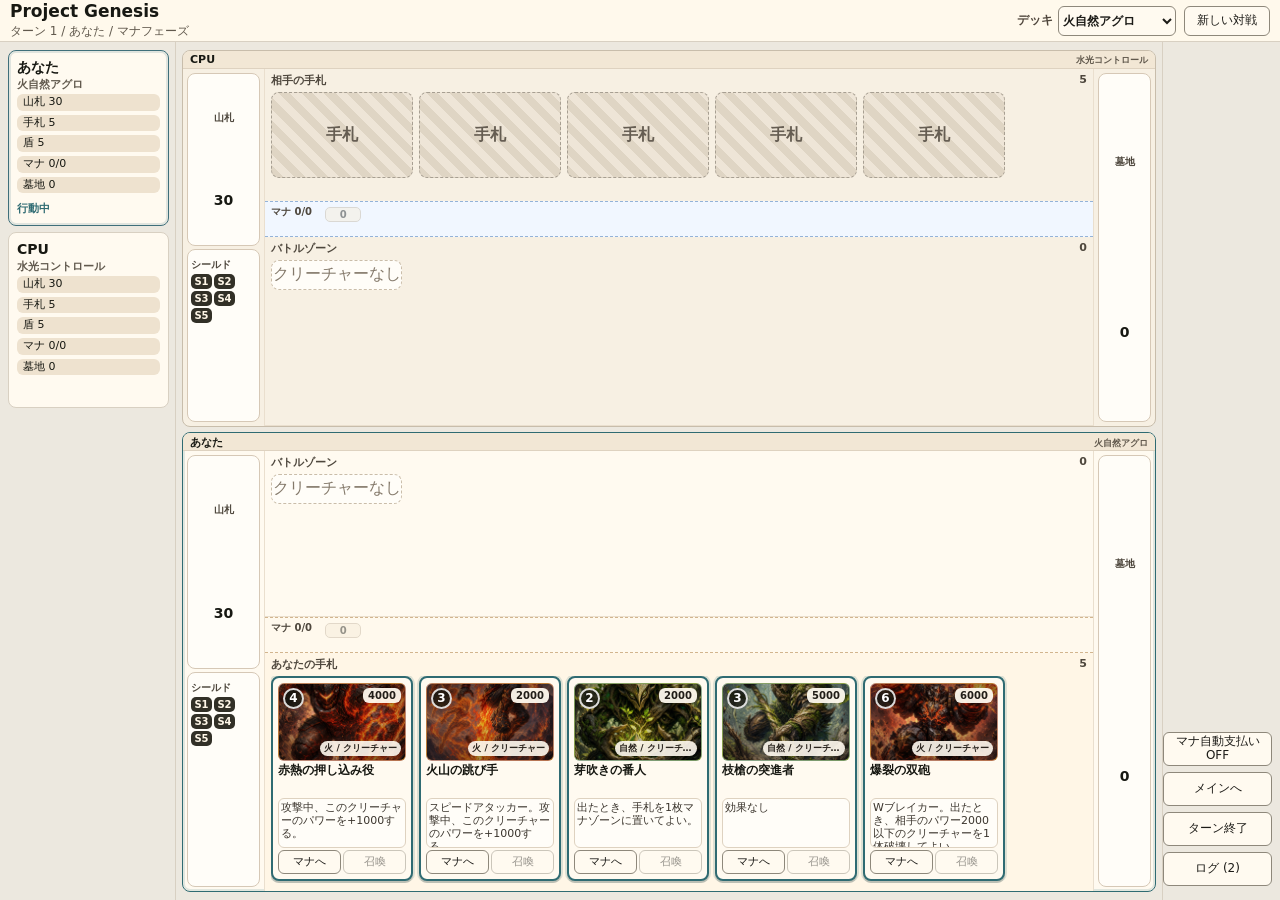
<file: app/index.html>
<!doctype html>
<html lang="ja">
  <head>
    <meta charset="utf-8" />
    <meta name="viewport" content="width=device-width, initial-scale=1" />
    <title>Project Genesis Prototype</title>
    <link rel="stylesheet" href="/app/styles.css" />
  </head>
  <body>
    <main class="app-shell">
      <header class="topbar">
        <div>
          <h1>Project Genesis</h1>
          <p id="game-status">読み込み中</p>
        </div>
        <div class="header-controls">
          <label>
            デッキ
            <select id="deck-select">
              <option value="0">火自然アグロ</option>
              <option value="1">水光コントロール</option>
              <option value="2">闇ミッドレンジ</option>
            </select>
          </label>
          <button id="new-game" class="header-action" type="button">新しい対戦</button>
        </div>
      </header>

      <section class="scoreboard" id="scoreboard"></section>

      <aside class="topbar-actions" aria-label="ゲーム操作">
        <button id="auto-pay" type="button" aria-pressed="false">マナ自動支払い OFF</button>
        <button id="next-phase" type="button">次のフェーズ</button>
        <button id="end-turn" type="button">ターン終了</button>
        <button id="expand-log" type="button">ログ</button>
      </aside>

      <section class="battlefield" id="battlefield"></section>
    </main>

    <dialog id="choice-dialog">
      <form method="dialog">
        <h2 id="choice-title">選択</h2>
        <div id="choice-list" class="choice-list"></div>
        <menu>
          <button value="cancel">キャンセル</button>
        </menu>
      </form>
    </dialog>

    <dialog id="log-dialog">
      <form method="dialog">
        <h2>ログ</h2>
        <ol id="full-game-log" class="full-game-log"></ol>
        <menu>
          <button id="clear-log" type="button">消す</button>
          <button value="close">閉じる</button>
        </menu>
      </form>
    </dialog>

    <script type="module" src="/app/app.js"></script>
  </body>
</html>
</file>
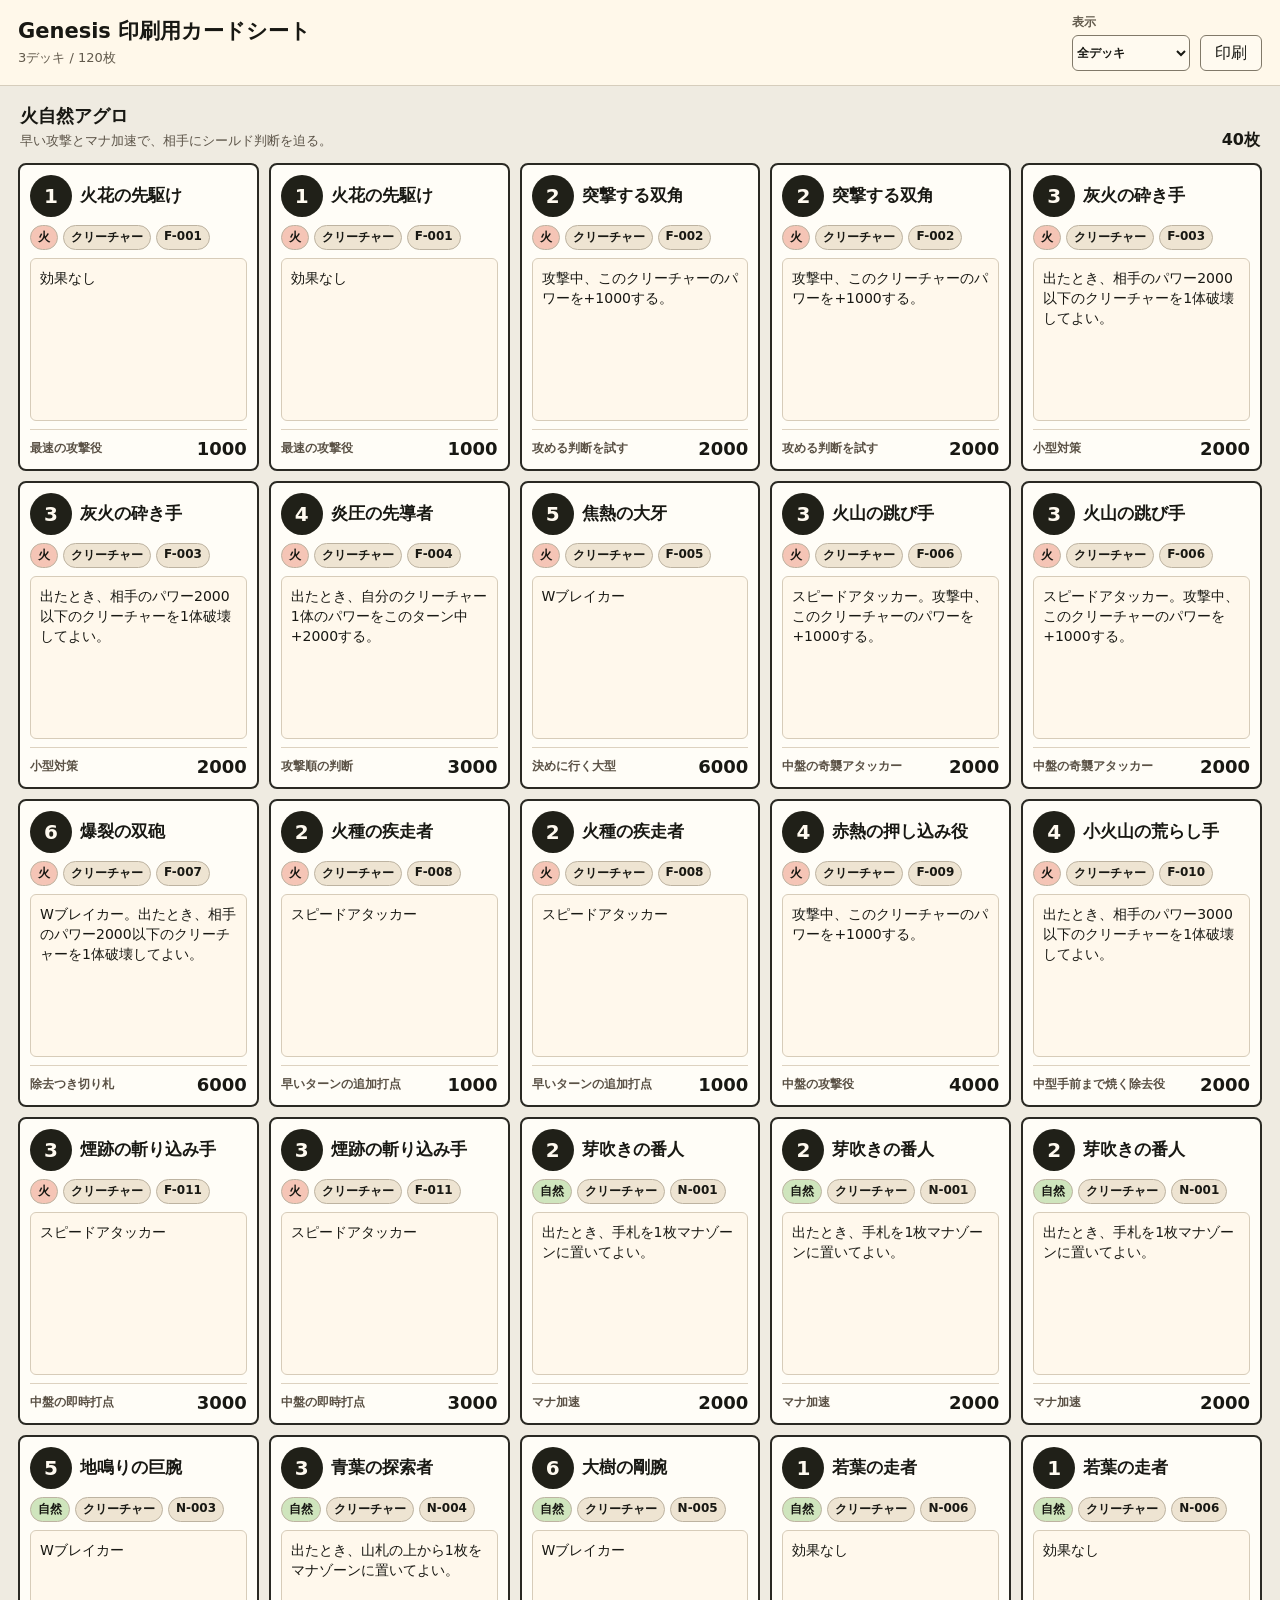
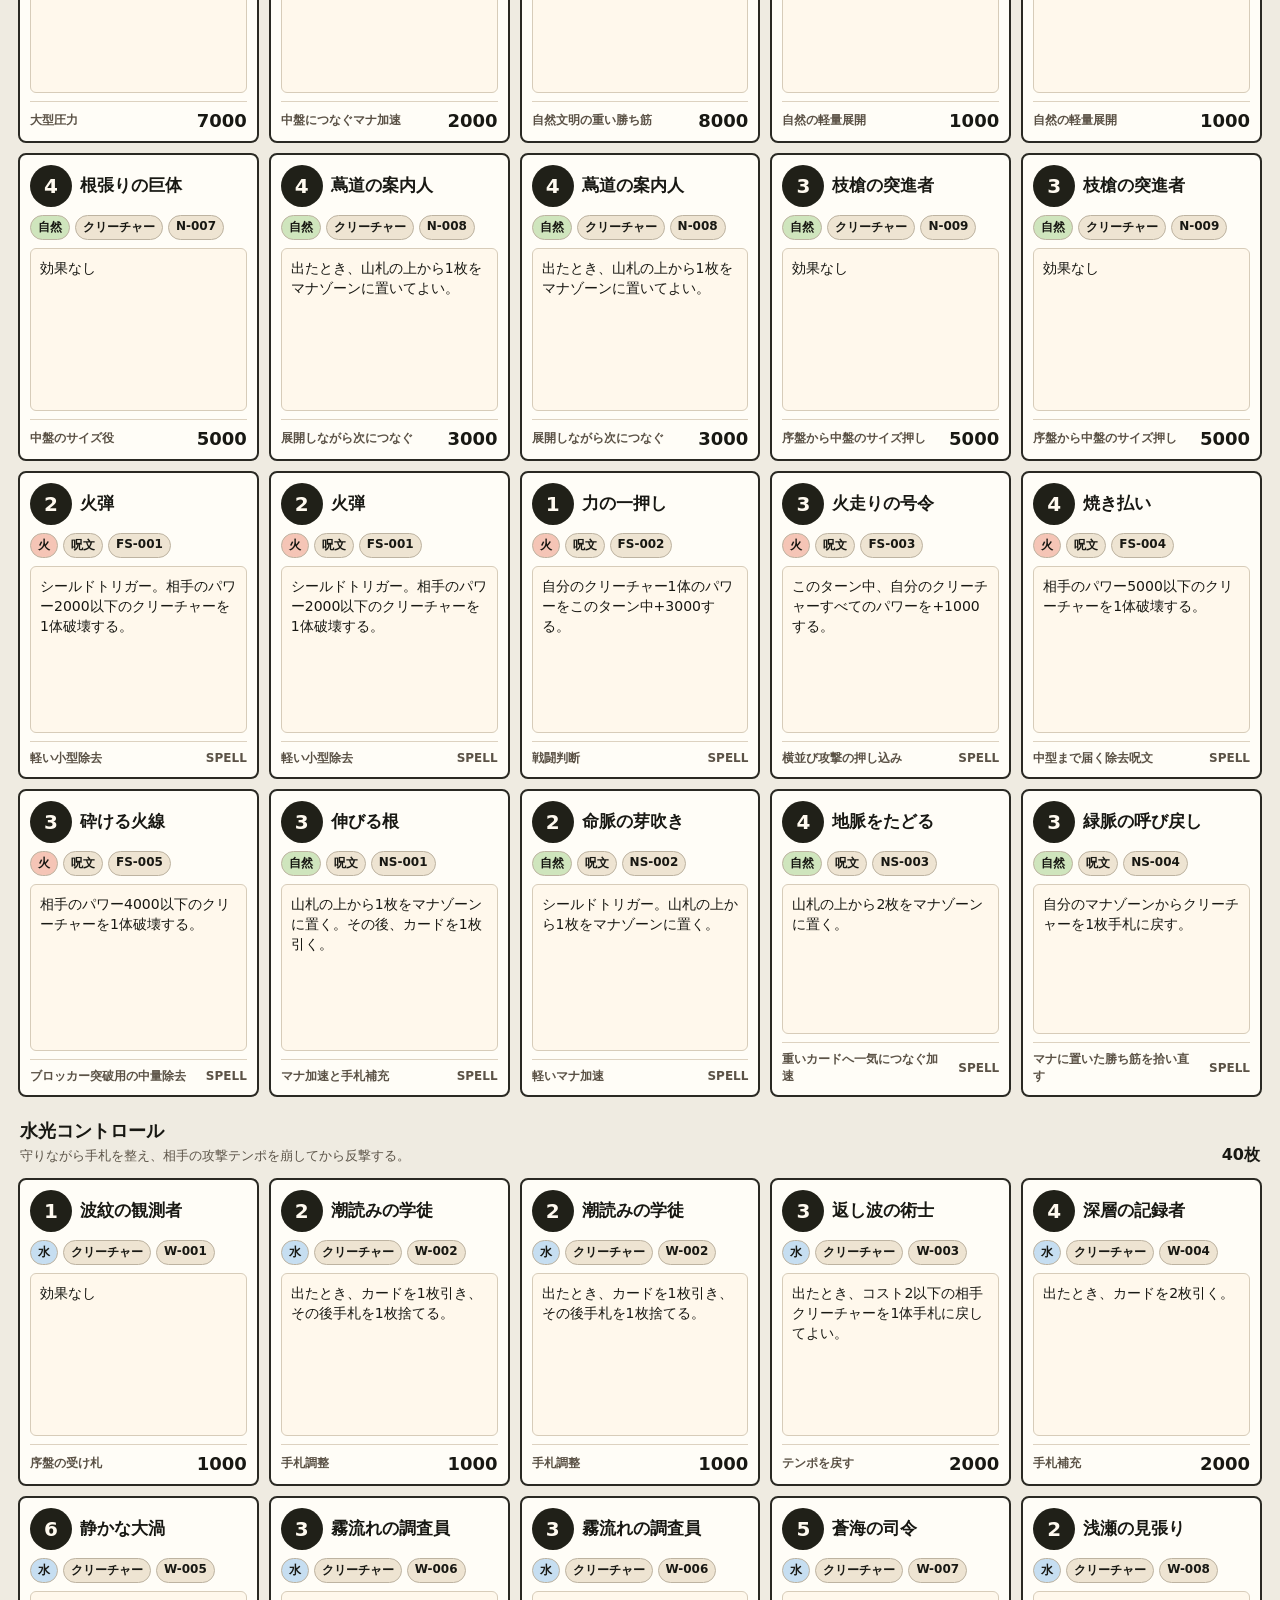
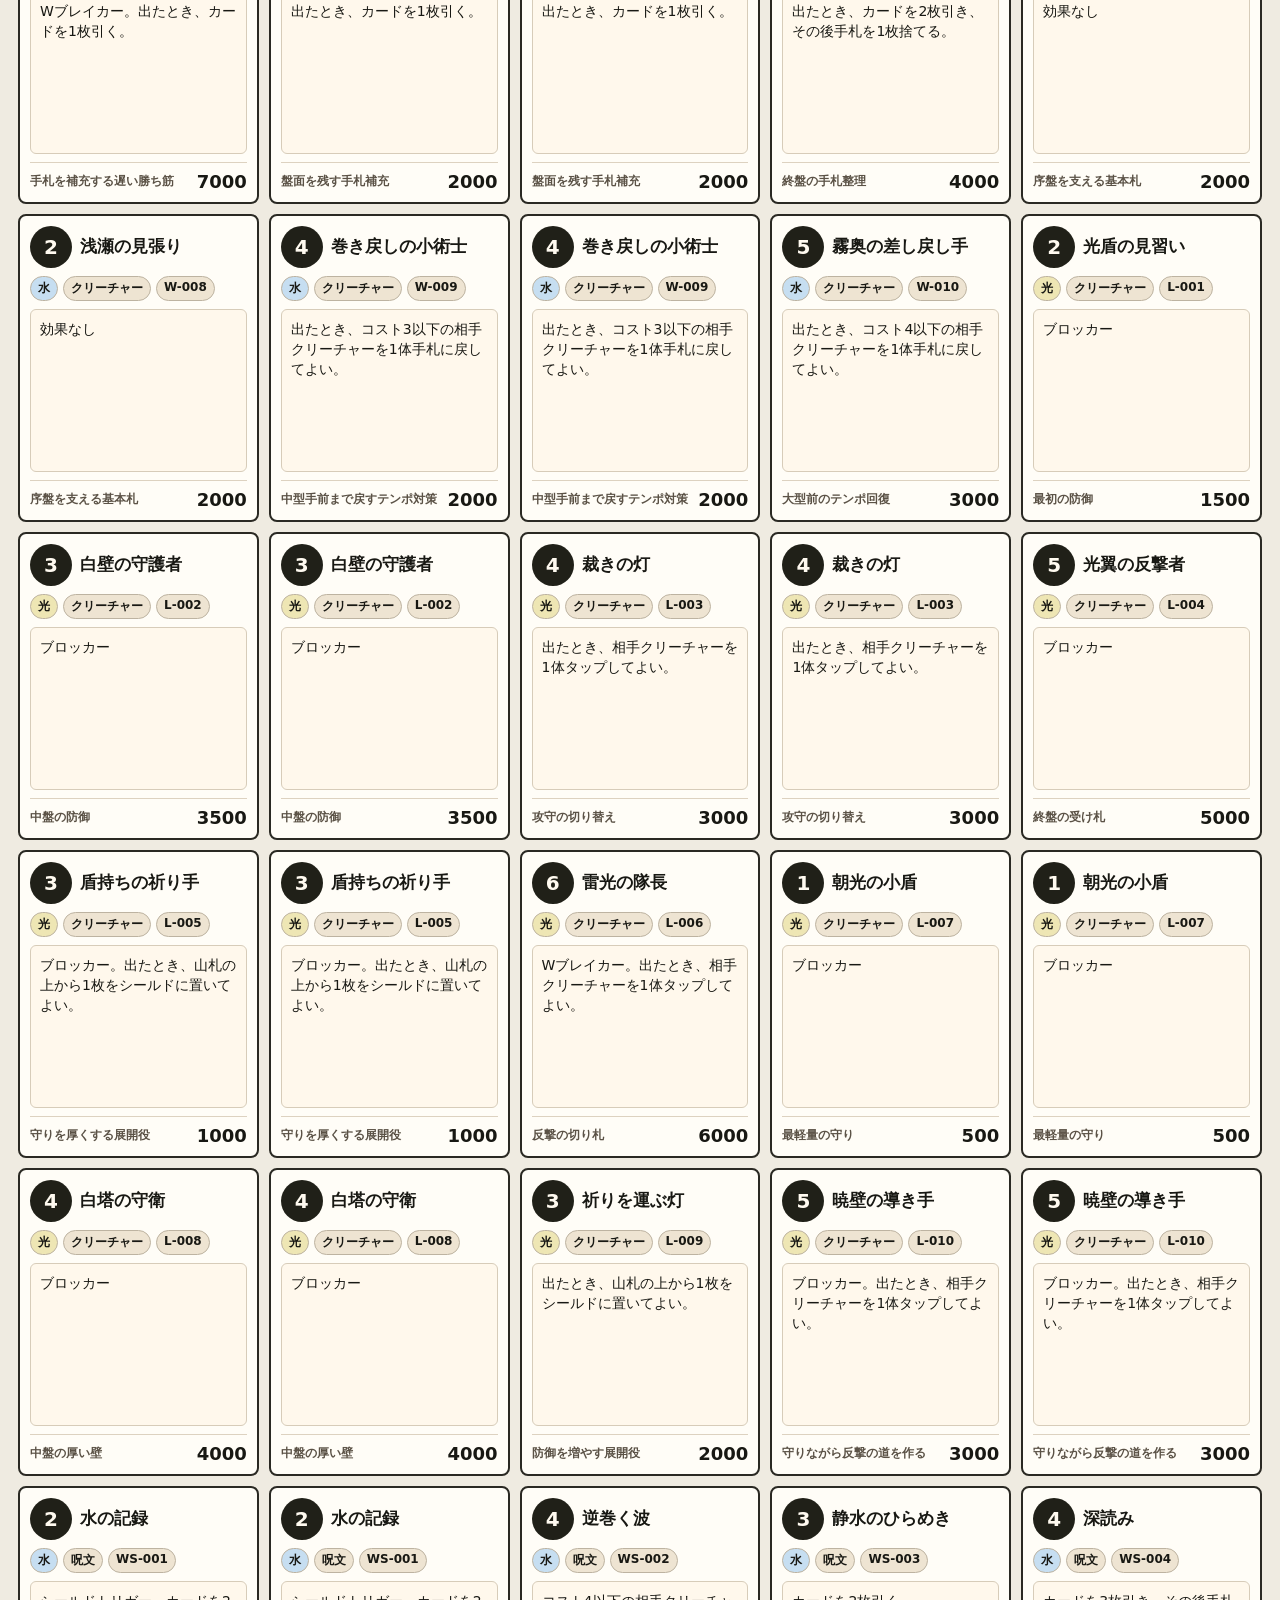
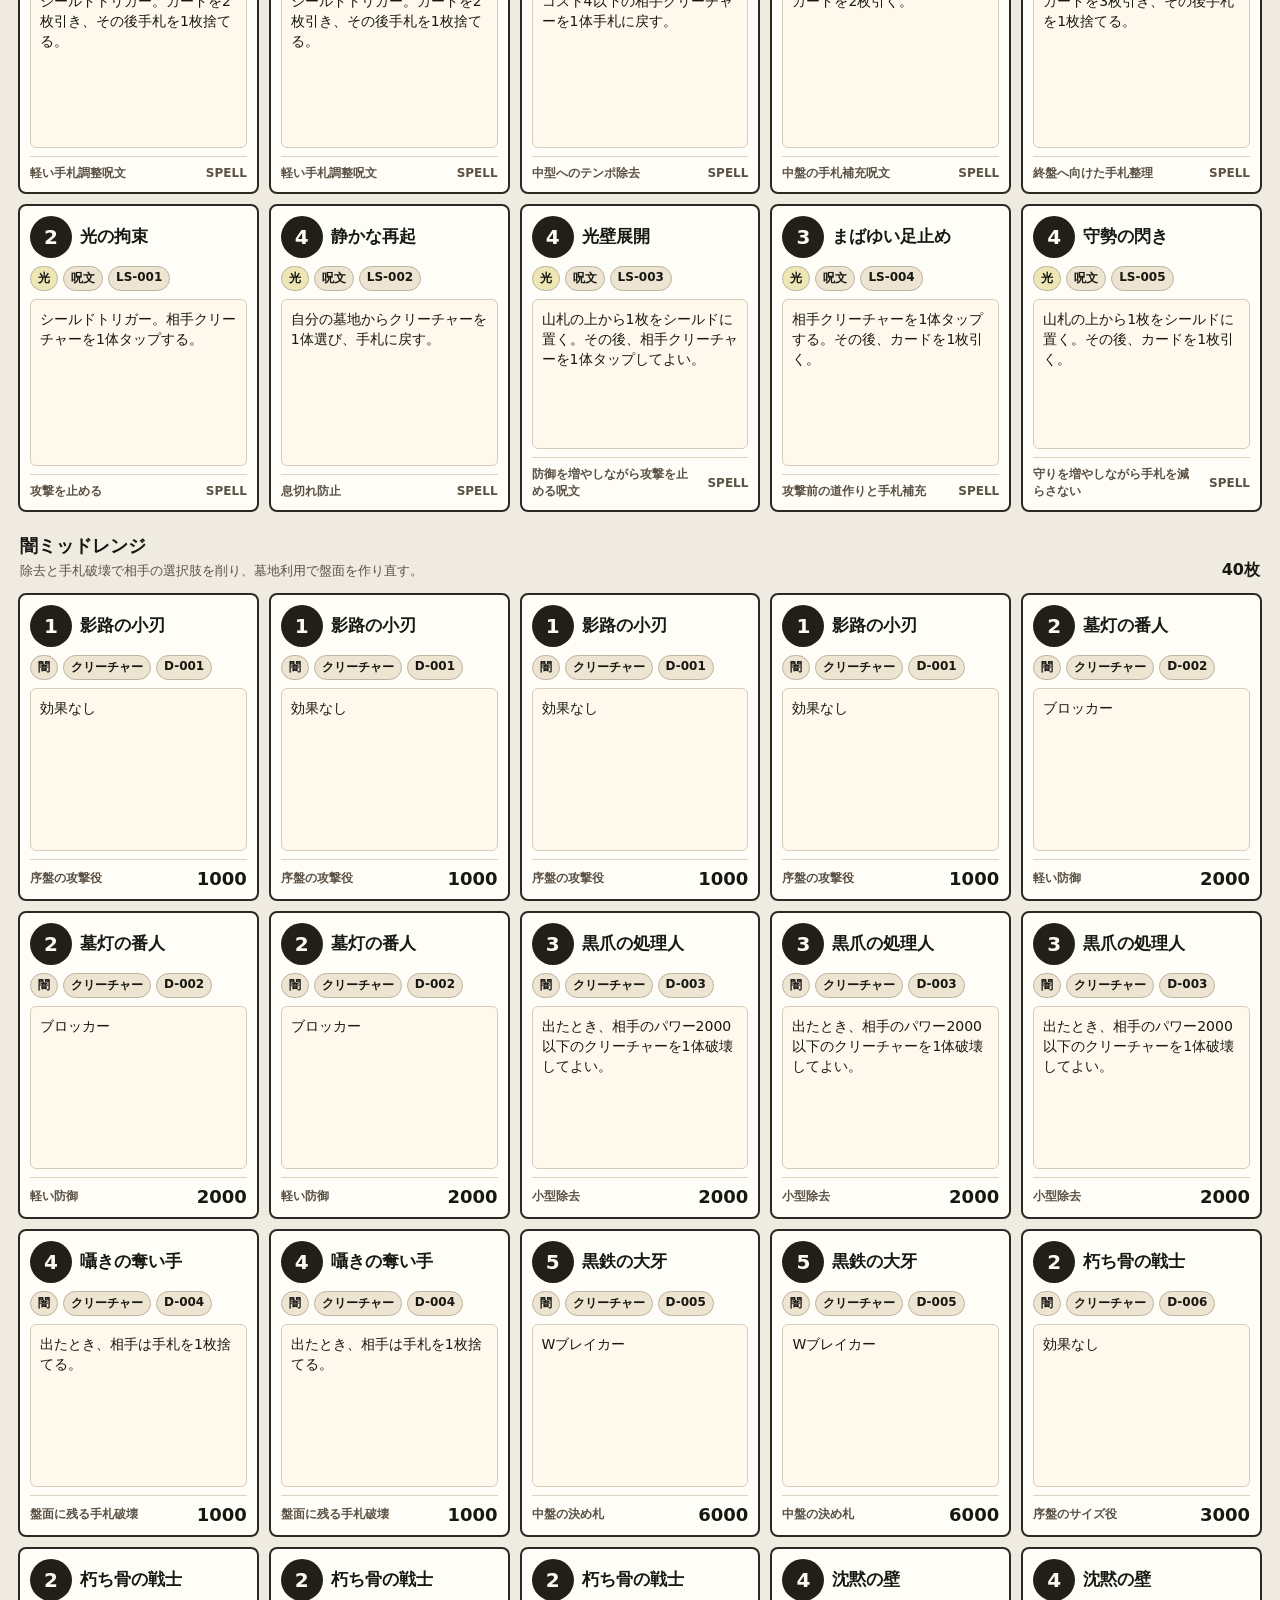
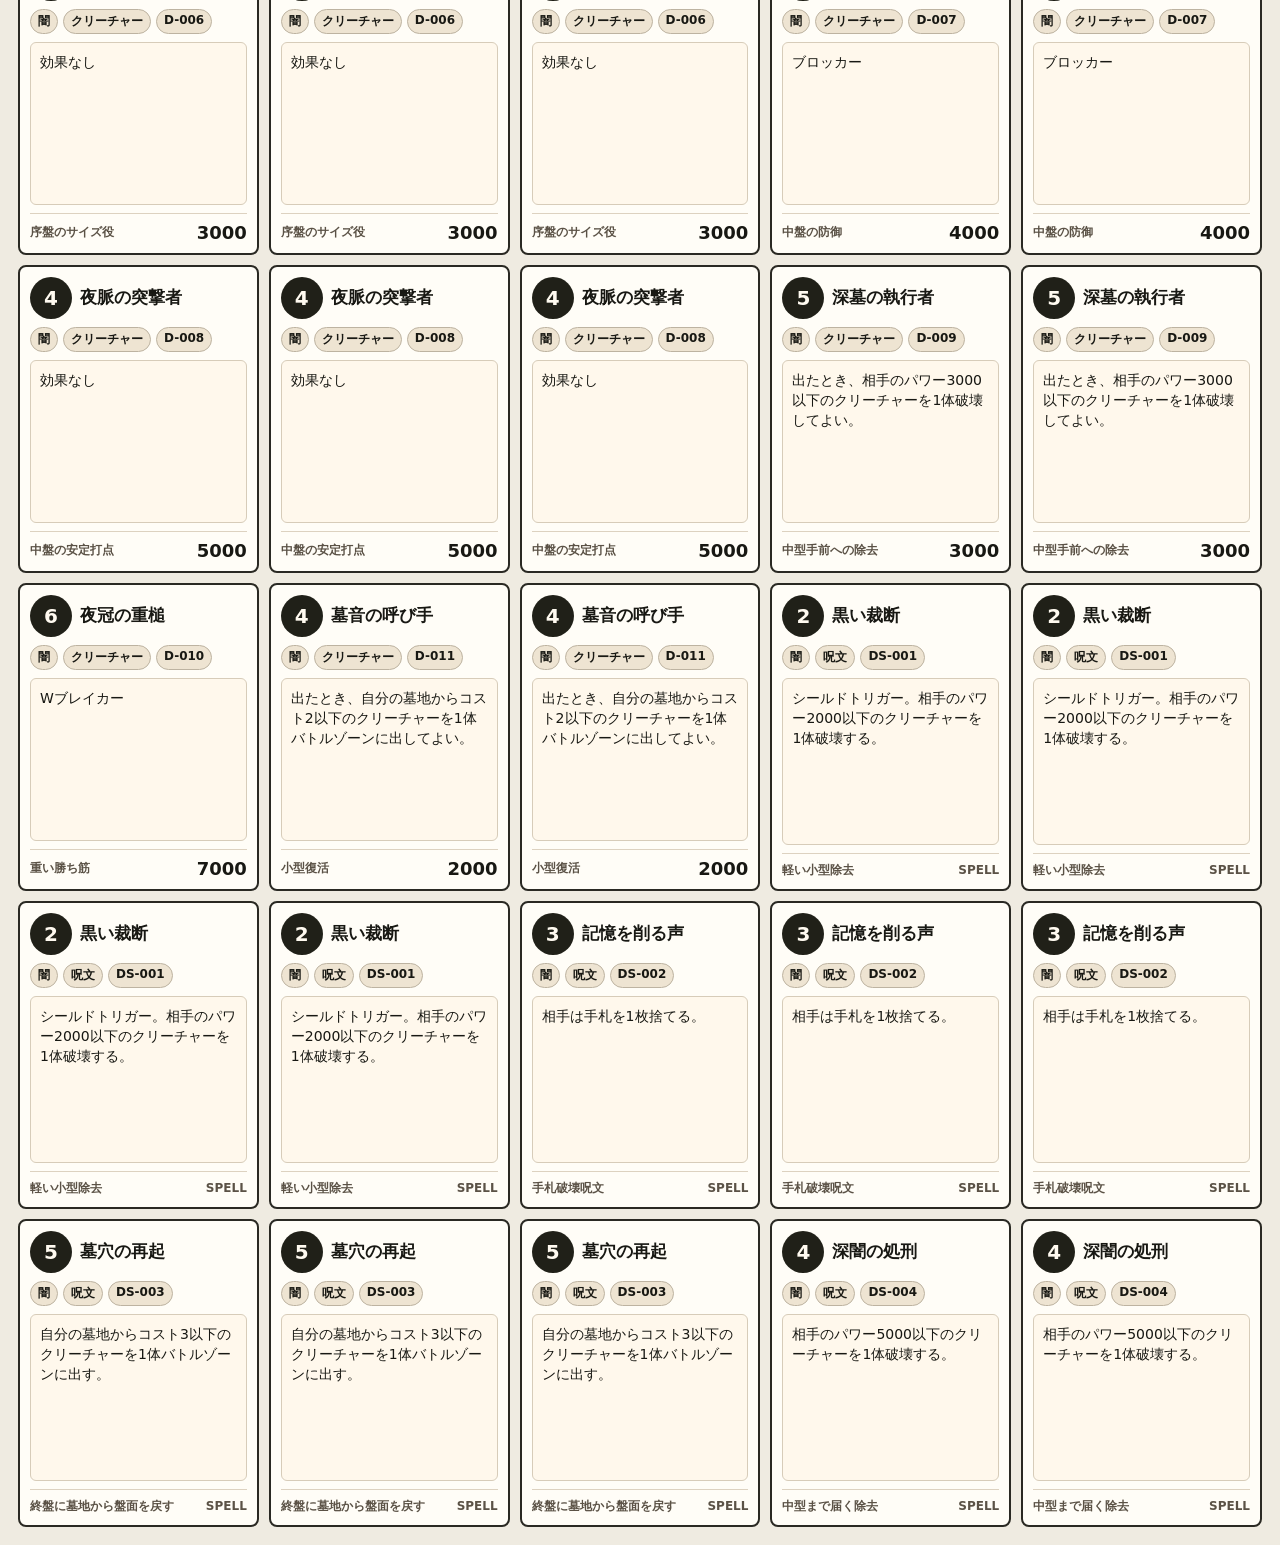
<file: app/print.html>
<!doctype html>
<html lang="ja">
  <head>
    <meta charset="utf-8" />
    <meta name="viewport" content="width=device-width, initial-scale=1" />
    <title>Project Genesis Print Sheet</title>
    <link rel="stylesheet" href="./print.css" />
  </head>
  <body>
    <header class="print-toolbar">
      <div>
        <h1>Genesis 印刷用カードシート</h1>
        <p id="sheet-status">読み込み中</p>
      </div>
      <div class="toolbar-actions">
        <label>
          表示
          <select id="deck-filter"></select>
        </label>
        <button id="print-button" type="button">印刷</button>
      </div>
    </header>

    <main id="print-root" class="print-root"></main>

    <script type="module" src="./print.js"></script>
  </body>
</html>
</file>
<file: app/styles.css>
:root {
  color-scheme: light;
  font-family:
    "Segoe UI",
    "Yu Gothic UI",
    "Meiryo",
    system-ui,
    sans-serif;
  background: #ece8df;
  color: #171812;
}

* {
  box-sizing: border-box;
}

body {
  margin: 0;
  min-width: 320px;
  min-height: 100vh;
  overflow: auto;
}

button {
  min-height: 26px;
  border: 1px solid #8e887b;
  border-radius: 6px;
  background: #fffaf0;
  color: #1c1b17;
  font: inherit;
  cursor: pointer;
}

button:hover {
  background: #efe5d3;
}

button:disabled {
  cursor: not-allowed;
  opacity: 0.45;
}

.app-shell {
  display: grid;
  grid-template-columns: 176px minmax(0, 1fr) 118px;
  grid-template-rows: 42px minmax(0, 1fr);
  grid-template-areas:
    "topbar topbar topbar"
    "score field controls";
  height: 100vh;
  min-height: 640px;
  overflow: hidden;
}

.topbar {
  grid-area: topbar;
  display: flex;
  align-items: center;
  justify-content: space-between;
  gap: 10px;
  padding: 5px 10px;
  border-bottom: 1px solid #d8d0c2;
  background: #fff9ec;
}

.header-action {
  min-height: 30px;
  padding: 0 12px;
  font-size: 12px;
}

.header-controls {
  display: flex;
  align-items: center;
  gap: 8px;
}

.header-controls label {
  display: flex;
  align-items: center;
  gap: 5px;
  color: #4f463c;
  font-size: 12px;
  font-weight: 800;
}

.header-controls select {
  min-height: 30px;
  border: 1px solid #8e887b;
  border-radius: 6px;
  background: #fffaf0;
  color: #1c1b17;
  font: inherit;
}

.topbar h1 {
  margin: 0;
  font-size: 17px;
  line-height: 1.2;
}

.topbar p {
  margin: 1px 0 0;
  color: #61594d;
  font-size: 12px;
}

.topbar-actions {
  grid-area: controls;
  display: flex;
  flex-direction: column;
  gap: 6px;
  align-self: stretch;
  justify-content: flex-end;
  padding: 8px 8px 14px 0;
  border-left: 1px solid #d8d0c2;
}

.topbar-actions button {
  width: 100%;
  min-height: 34px;
  padding: 0 6px;
  font-size: 12px;
  line-height: 1.15;
}

.topbar-actions button.active {
  border-color: #2f6b72;
  background: #d9f1ee;
  box-shadow: inset 0 0 0 2px rgba(47, 107, 114, 0.18);
  font-weight: 800;
}

.scoreboard {
  grid-area: score;
  display: grid;
  grid-template-columns: 1fr;
  align-content: start;
  gap: 6px;
  padding: 8px 6px 8px 8px;
  border-right: 1px solid #d8d0c2;
  overflow-y: auto;
}

.player-summary {
  display: grid;
  grid-template-columns: 1fr;
  gap: 8px;
  align-items: start;
  padding: 8px;
  border: 1px solid #d8d0c2;
  border-radius: 8px;
  background: #fffaf0;
}

.player-summary.active {
  border-color: #3f6f7a;
  box-shadow: inset 0 0 0 2px rgba(63, 111, 122, 0.16);
}

.player-summary h2 {
  margin: 0;
  font-size: 14px;
  line-height: 1.2;
}

.player-summary h2 span {
  display: block;
  margin-top: 2px;
  color: #61594d;
  font-size: 11px;
  font-weight: 700;
}

.stats {
  display: grid;
  grid-template-columns: 1fr;
  gap: 4px;
  margin-top: 3px;
}

.stat {
  display: flex;
  justify-content: space-between;
  gap: 6px;
  padding: 2px 6px;
  border-radius: 6px;
  background: #eee2cf;
  font-size: 11px;
  line-height: 1.15;
  white-space: nowrap;
}

.player-summary strong {
  justify-self: start;
  min-height: 16px;
  color: #2f6b72;
  font-size: 11px;
}

.battlefield {
  grid-area: field;
  min-height: 0;
  padding: 8px 6px;
  overflow: hidden;
}

.game-table {
  position: relative;
  display: grid;
  grid-template-columns: 1fr;
  grid-template-rows: minmax(0, 0.9fr) minmax(0, 1.1fr);
  height: 100%;
  min-height: 0;
  gap: 5px;
}

.result-overlay {
  position: absolute;
  inset: 50% auto auto 50%;
  z-index: 10;
  display: grid;
  place-items: center;
  min-width: min(360px, calc(100% - 32px));
  padding: 28px 34px;
  border: 3px solid rgba(255, 255, 255, 0.86);
  border-radius: 12px;
  box-shadow: 0 20px 70px rgba(26, 21, 18, 0.32);
  transform: translate(-50%, -50%);
  text-align: center;
}

.result-overlay strong {
  font-size: 46px;
  line-height: 1;
  letter-spacing: 0;
}

.result-overlay span {
  margin-top: 10px;
  font-size: 14px;
  font-weight: 800;
}

.result-overlay.win {
  background: linear-gradient(135deg, #ffd1d8, #f05a78);
  color: #381017;
}

.result-overlay.lose {
  background: linear-gradient(135deg, #d7f4ff, #4aa3d8);
  color: #092336;
}

.duel-area {
  min-height: 0;
  display: grid;
  grid-template-columns: 82px minmax(0, 1fr) 62px;
  grid-template-rows: 18px minmax(0, 1.1fr) 36px minmax(0, 1.58fr);
  grid-template-areas:
    "header header header"
    "left battle right"
    "left mana right"
    "left hand right";
  border: 1px solid #c8bdab;
  border-radius: 8px;
  background: #fffaf0;
  overflow: hidden;
}

.duel-area.active {
  border-color: #2f6b72;
  box-shadow: inset 0 0 0 2px rgba(47, 107, 114, 0.14);
}

.duel-area.opponent {
  background: #f7f0e3;
}

.duel-area-header {
  grid-area: header;
  grid-column: 1 / -1;
  display: flex;
  align-items: baseline;
  justify-content: space-between;
  gap: 8px;
  padding: 2px 7px;
  border-bottom: 1px solid #ded2c0;
  background: #f2e7d5;
}

.duel-area-header h2 {
  margin: 0;
  font-size: 11px;
}

.duel-area-header span {
  color: #61594d;
  font-size: 9px;
  font-weight: 700;
}

.opponent {
  grid-template-areas:
    "header header header"
    "left hand right"
    "left mana right"
    "left battle right";
}

.side-zone {
  display: grid;
  grid-template-columns: 1fr;
  grid-auto-rows: minmax(0, 1fr);
  gap: 3px;
  padding: 4px;
  min-height: 0;
}

.deck-shield-zone {
  grid-area: left;
  border-right: 1px solid #eadfce;
  border-bottom: 0;
}

.grave-side-zone {
  grid-area: right;
  border-left: 1px solid #eadfce;
}

.pile,
.shield-zone {
  min-height: 0;
  padding: 3px;
  border: 1px solid #d6c8b6;
  border-radius: 8px;
  background: #fffdf8;
}

.pile {
  display: grid;
  place-items: center;
}

.pile strong,
.shield-zone strong,
.mana-zone strong {
  font-size: 10px;
  color: #4e473d;
}

.pile span {
  font-size: 14px;
  font-weight: 900;
}

.shield-row,
.mana-row {
  display: flex;
  flex-wrap: wrap;
  gap: 2px;
  margin-top: 2px;
}

.shield {
  min-width: 21px;
  padding: 2px 3px;
  border-radius: 5px;
  background: #323027;
  color: #fff7e8;
  font-size: 10px;
  font-weight: 900;
  text-align: center;
}

.shield.empty,
.mana-chip.empty {
  opacity: 0.45;
}

.mana-chip {
  max-width: 74px;
  min-width: 36px;
  min-height: 0;
  padding: 1px 4px;
  border: 1px solid #bfb29e;
  border-radius: 5px;
  background: #f5ebd8;
  font-size: 10px;
  font-weight: 900;
  text-align: center;
  overflow: hidden;
  text-overflow: ellipsis;
  white-space: nowrap;
}

button.mana-chip {
  cursor: pointer;
  line-height: 1.2;
}

.mana-chip.payable {
  box-shadow: 0 0 0 2px rgba(47, 107, 114, 0.22);
}

.mana-chip.selected {
  outline: 2px solid #2f6b72;
  outline-offset: -2px;
}

.mana-cancel {
  min-height: 20px;
  padding: 0 6px;
  font-size: 10px;
}

.mana-chip b {
  display: inline-grid;
  place-items: center;
  width: 14px;
  height: 14px;
  margin-right: 2px;
  border-radius: 50%;
  background: rgba(23, 24, 18, 0.78);
  color: #fff;
  font-size: 10px;
}

.mana-chip.fire {
  border-color: #b9412f;
  background: #ffd8cf;
}

.mana-chip.nature {
  border-color: #3d8b52;
  background: #dff2d0;
}

.mana-chip.water {
  border-color: #2879b9;
  background: #d7edf8;
}

.mana-chip.light {
  border-color: #b89d32;
  background: #fff1b9;
}

.mana-chip.dark {
  border-color: #4b334e;
  background: #e3d3e6;
}

.mana-chip.tapped {
  opacity: 0.62;
  transform: rotate(5deg);
}

.battle-lane,
.hand-lane {
  min-height: 0;
  padding: 4px 6px;
}

.battle-lane {
  grid-area: battle;
  min-width: 0;
  border-bottom: 1px solid #eadfce;
}

.hand-lane {
  grid-area: hand;
  min-width: 0;
}

.mana-zone {
  grid-area: mana;
  min-width: 0;
  min-height: 0;
  padding: 3px 6px;
  border-top: 1px dashed #d2b58e;
  border-bottom: 1px dashed #d2b58e;
  background: #fff9ed;
}

.opponent .mana-zone {
  background: #f1f7ff;
  border-top-color: #94b3d8;
  border-bottom-color: #94b3d8;
}

.mana-zone strong {
  display: inline-block;
  margin-right: 8px;
  color: #4e473d;
  font-size: 10px;
  vertical-align: top;
}

.mana-zone .mana-row {
  display: inline-flex;
  flex-wrap: nowrap;
  width: calc(100% - 84px);
  max-height: 26px;
  overflow-x: auto;
  overflow-y: hidden;
  vertical-align: top;
}

.human .hand-lane {
  background: #fff6e6;
}

.player-board {
  border: 1px solid #d8d0c2;
  border-radius: 8px;
  background: #fffaf0;
  overflow: hidden;
}

.player-board.active {
  border-color: #3f6f7a;
}

.board-header {
  display: flex;
  align-items: center;
  justify-content: space-between;
  gap: 12px;
  padding: 10px 12px;
  border-bottom: 1px solid #e4ded2;
  background: #f4ead8;
}

.board-header h2 {
  margin: 0;
  font-size: 18px;
}

.zone-grid {
  display: grid;
  grid-template-columns: minmax(0, 1.1fr) minmax(0, 1.3fr);
  gap: 12px;
  padding: 12px;
}

.zone {
  min-width: 0;
}

.zone.full {
  grid-column: 1 / -1;
}

.zone-title {
  display: flex;
  justify-content: space-between;
  gap: 8px;
  margin-bottom: 4px;
  color: #4e473d;
  font-size: 11px;
  font-weight: 700;
}

.card-row {
  display: grid;
  grid-template-columns: repeat(auto-fill, minmax(122px, 1fr));
  gap: 6px;
}

.hand-row {
  display: flex;
  flex-wrap: nowrap;
  overflow-x: auto;
  overflow-y: hidden;
  padding-bottom: 2px;
}

.hand-row .card,
.hand-row .card-back {
  flex: 0 0 142px;
}

.battle-row {
  align-content: start;
  max-height: 100%;
  overflow: hidden;
}

.card {
  display: flex;
  flex-direction: column;
  gap: 2px;
  min-height: 152px;
  padding: 5px;
  border: 2px solid #5d564b;
  border-radius: 8px;
  background: #fffaf0;
  box-shadow: 0 2px 0 rgba(36, 32, 26, 0.18);
}

.card.zone-battle {
  min-height: 132px;
}

.card.zone-battle .card-visual {
  min-height: 38px;
}

.card.zone-battle .card-visual.has-image {
  min-height: 64px;
}

.card.zone-battle .card-name {
  min-height: 16px;
  font-size: 11px;
}

.card.zone-battle .card-status {
  min-height: 10px;
}

.card.zone-battle .card-text {
  display: none;
}

.card.zone-battle .card-actions {
  margin-top: auto;
}

.card.ready {
  border-color: #2f6b72;
  box-shadow:
    0 0 0 2px rgba(47, 107, 114, 0.16),
    0 2px 0 rgba(36, 32, 26, 0.18);
}

.card.attackable {
  cursor: grab;
}

.card.attackable:hover {
  border-color: #b26a22;
}

.card.attackable:active {
  cursor: grabbing;
}

.drop-player {
  outline-offset: -3px;
}

.drop-creature {
  outline: 2px dashed rgba(178, 106, 34, 0.38);
  outline-offset: -4px;
}

.card.selected {
  border-color: #b26a22;
  box-shadow:
    0 0 0 3px rgba(178, 106, 34, 0.2),
    0 2px 0 rgba(36, 32, 26, 0.18);
}

.card.flash,
.mana-chip.flash {
  animation: flash-pop 900ms ease-out;
}

.flash-zone {
  animation: flash-zone 900ms ease-out;
}

@keyframes flash-pop {
  0% {
    box-shadow:
      0 0 0 4px rgba(255, 190, 90, 0.72),
      0 2px 0 rgba(36, 32, 26, 0.18);
    transform: translateY(-2px);
  }
  100% {
    box-shadow: 0 2px 0 rgba(36, 32, 26, 0.18);
    transform: translateY(0);
  }
}

@keyframes flash-zone {
  0% {
    box-shadow: inset 0 0 0 4px rgba(255, 190, 90, 0.62);
  }
  100% {
    box-shadow: inset 0 0 0 0 rgba(255, 190, 90, 0);
  }
}

.card.tapped {
  transform: rotate(90deg) scale(0.72);
  background: #e8dfcf;
}

.choice-card.tapped {
  transform: rotate(90deg) scale(0.72);
  background: #e8dfcf;
}

.card.asleep {
  border-style: dashed;
}

.card-visual {
  position: relative;
  min-height: 42px;
  border-radius: 6px;
  border: 1px solid rgba(0, 0, 0, 0.22);
  overflow: hidden;
  background:
    linear-gradient(135deg, rgba(255, 255, 255, 0.5), rgba(255, 255, 255, 0)),
    #ded4c2;
}

.card-visual.has-image {
  min-height: 78px;
  background: #17120f;
}

.card-art {
  position: absolute;
  inset: 0;
  width: 100%;
  height: 100%;
  object-fit: cover;
}

.card-visual.has-image::after {
  content: "";
  position: absolute;
  inset: 0;
  background:
    linear-gradient(180deg, rgba(0, 0, 0, 0.28), rgba(0, 0, 0, 0.02) 42%, rgba(0, 0, 0, 0.36)),
    linear-gradient(90deg, rgba(0, 0, 0, 0.24), rgba(0, 0, 0, 0) 35%, rgba(0, 0, 0, 0.2));
  pointer-events: none;
}

.card-visual.fire {
  background:
    linear-gradient(135deg, rgba(255, 244, 228, 0.65), rgba(255, 244, 228, 0)),
    linear-gradient(150deg, #d84b37, #f2a23f);
}

.card-visual.nature {
  background:
    linear-gradient(135deg, rgba(246, 255, 232, 0.7), rgba(246, 255, 232, 0)),
    linear-gradient(150deg, #3f8d58, #b6cf5a);
}

.card-visual.water {
  background:
    linear-gradient(135deg, rgba(235, 250, 255, 0.75), rgba(235, 250, 255, 0)),
    linear-gradient(150deg, #2879b9, #76c4dc);
}

.card-visual.light {
  background:
    linear-gradient(135deg, rgba(255, 255, 245, 0.85), rgba(255, 255, 245, 0)),
    linear-gradient(150deg, #d6b94d, #fff1a3);
}

.card-visual.dark {
  color: #f7edf7;
  background:
    linear-gradient(135deg, rgba(255, 235, 245, 0.24), rgba(255, 235, 245, 0)),
    linear-gradient(150deg, #39253f, #8d3f58);
}

.cost-orb {
  position: absolute;
  z-index: 1;
  top: 4px;
  left: 4px;
  width: 21px;
  height: 21px;
  display: grid;
  place-items: center;
  border: 2px solid rgba(255, 255, 255, 0.84);
  border-radius: 50%;
  background: rgba(23, 24, 18, 0.82);
  color: #fff;
  font-size: 12px;
  font-weight: 900;
}

.card-type {
  position: absolute;
  z-index: 1;
  right: 4px;
  bottom: 4px;
  padding: 1px 4px;
  border-radius: 999px;
  background: rgba(255, 250, 240, 0.9);
  color: #29231d;
  font-size: 9px;
  font-weight: 800;
  max-width: calc(100% - 44px);
  overflow: hidden;
  text-overflow: ellipsis;
  white-space: nowrap;
}

.power-box,
.spell-mark {
  position: absolute;
  z-index: 1;
  right: 4px;
  top: 4px;
  min-width: 38px;
  padding: 2px 4px;
  border-radius: 6px;
  background: rgba(255, 250, 240, 0.94);
  color: #211d18;
  font-size: 10px;
  font-weight: 900;
  text-align: center;
}

.card-back {
  min-height: 86px;
  display: grid;
  place-items: center;
  border: 1px dashed #a79f92;
  border-radius: 8px;
  background:
    repeating-linear-gradient(45deg, #dfd5c4 0 8px, #eee5d7 8px 16px);
  color: #655d52;
  font-weight: 700;
}

.card-name {
  min-height: 19px;
  font-size: 12px;
  font-weight: 800;
  line-height: 1.2;
}

.card-status {
  min-height: 12px;
  display: flex;
  flex-wrap: wrap;
  gap: 4px;
}

.card-status span {
  padding: 1px 4px;
  border-radius: 999px;
  background: #2f6b72;
  color: #fff;
  font-size: 9px;
  font-weight: 800;
}

.card-status .blocker-status {
  width: 16px;
  height: 16px;
  display: inline-grid;
  place-items: center;
  padding: 0;
  border: 1px solid rgba(255, 255, 255, 0.9);
  border-radius: 50%;
  background: #1d8dff;
  color: #fff;
  font-size: 10px;
}

.card-meta {
  display: flex;
  flex-wrap: wrap;
  gap: 4px;
}

.badge {
  padding: 2px 6px;
  border-radius: 999px;
  background: #e9decc;
  font-size: 11px;
}

.badge.fire {
  background: #f6c5b6;
}

.badge.nature {
  background: #cfe5bd;
}

.badge.water {
  background: #c6def1;
}

.badge.light {
  background: #eee6b4;
}

.badge.dark {
  color: #f8edf6;
  background: #6f4a75;
}

.card-text {
  flex: 1;
  color: #3b352d;
  max-height: 50px;
  overflow: hidden;
  font-size: 11px;
  line-height: 1.2;
  padding: 2px;
  border: 1px solid #ded2c0;
  border-radius: 6px;
  background: #fffdf8;
}

.card-actions {
  display: grid;
  grid-template-columns: repeat(auto-fit, minmax(44px, 1fr));
  gap: 2px;
}

.card-actions button {
  min-height: 24px;
  padding: 0 3px;
  font-size: 11px;
}

.compact-zone {
  display: flex;
  flex-wrap: wrap;
  gap: 6px;
}

.mini-card {
  min-width: 54px;
  min-height: 42px;
  display: grid;
  place-items: center;
  padding: 5px;
  border: 1px solid #bdb4a4;
  border-radius: 6px;
  background: #fff8e9;
  font-size: 11px;
  text-align: center;
}

.mini-card.tapped {
  background: #ded6c8;
  transform: rotate(90deg) scale(0.72);
}

.empty-zone {
  min-height: 30px;
  display: grid;
  place-items: center;
  border: 1px dashed #cabda9;
  border-radius: 8px;
  color: #84796a;
  background: #fffdf8;
}

dialog {
  width: min(720px, calc(100vw - 24px));
  border: 1px solid #bdb4a4;
  border-radius: 8px;
  padding: 16px;
  background: #fffaf0;
}

dialog::backdrop {
  background: rgba(28, 27, 23, 0.35);
}

dialog h2 {
  margin: 0 0 12px;
}

.full-game-log {
  max-height: min(60vh, 520px);
  margin: 0;
  padding: 12px 12px 12px 32px;
  overflow: auto;
  border: 1px solid #ded2c0;
  border-radius: 8px;
  background: #fffdf8;
  font-size: 13px;
  line-height: 1.5;
}

.full-game-log li {
  margin-bottom: 8px;
}

.choice-list {
  display: grid;
  gap: 8px;
}

.choice-list button {
  min-height: 44px;
  padding: 8px 10px;
  text-align: left;
}

.card-choice-grid {
  display: flex;
  flex-wrap: nowrap;
  gap: 8px;
  overflow-x: auto;
  overflow-y: hidden;
  padding-bottom: 4px;
}

.card-choice-button {
  flex: 0 0 132px;
  min-height: 0;
  padding: 0;
  border: 0;
  background: transparent;
  text-align: inherit;
}

.card-choice-button:hover .choice-card {
  border-color: #2f6b72;
  box-shadow:
    0 0 0 2px rgba(47, 107, 114, 0.18),
    0 2px 0 rgba(36, 32, 26, 0.18);
}

.card-choice-actions {
  display: flex;
  justify-content: flex-end;
  gap: 8px;
}

.no-card-choice,
.cancel-card-use-choice {
  min-width: 112px;
}

.block-choice {
  display: grid;
  gap: 12px;
}

.block-choice-section {
  display: grid;
  gap: 6px;
}

.block-choice-section h3 {
  margin: 0;
  color: #4e473d;
  font-size: 12px;
}

.blocker-choice-grid {
  display: flex;
  flex-wrap: nowrap;
  gap: 8px;
  overflow-x: auto;
  overflow-y: hidden;
  padding-bottom: 4px;
}

.choice-card {
  display: flex;
  flex-direction: column;
  gap: 2px;
  min-height: 152px;
  width: 132px;
  padding: 5px;
  border: 2px solid #5d564b;
  border-radius: 8px;
  background: #fffaf0;
  box-shadow: 0 2px 0 rgba(36, 32, 26, 0.18);
}

.choice-card .card-visual {
  min-height: 42px;
}

.choice-card.attacker-preview {
  min-height: 176px;
  width: 152px;
  border-color: #b26a22;
  background: #fff4e4;
}

.choice-card.attacker-preview .card-visual {
  min-height: 50px;
}

.blocker-choice-card {
  flex: 0 0 132px;
  min-height: 0;
  padding: 0;
  border: 0;
  background: transparent;
  text-align: inherit;
}

.blocker-choice-card:hover .choice-card {
  border-color: #1d8dff;
  box-shadow:
    0 0 0 2px rgba(29, 141, 255, 0.18),
    0 2px 0 rgba(36, 32, 26, 0.18);
}

.no-block-choice {
  justify-self: end;
  min-width: 132px;
}

.block-choice-dialog menu {
  display: none;
}

menu {
  display: flex;
  justify-content: flex-end;
  margin: 16px 0 0;
  padding: 0;
}

@media (max-width: 980px) {
  .app-shell {
    grid-template-columns: 160px minmax(0, 1fr) 104px;
    grid-template-areas:
      "topbar topbar topbar"
      "score field controls";
  }
}

@media (max-width: 720px) {
  .app-shell {
    grid-template-columns: 1fr;
    grid-template-rows: auto auto auto minmax(0, 1fr);
    grid-template-areas:
      "topbar"
      "controls"
      "score"
      "field";
    height: auto;
    overflow: visible;
  }

  .topbar {
    align-items: center;
    flex-direction: row;
  }

  .header-controls {
    flex-wrap: wrap;
    justify-content: flex-end;
  }

  .topbar-actions {
    flex-direction: row;
    flex-wrap: wrap;
    justify-content: flex-start;
    padding: 5px 8px 0;
    border-left: 0;
    border-bottom: 1px solid #d8d0c2;
  }

  .topbar-actions button {
    flex: 1 1 92px;
    min-height: 30px;
  }

  .scoreboard,
  .zone-grid {
    grid-template-columns: 1fr;
  }

  .scoreboard {
    border-right: 0;
    border-bottom: 1px solid #d8d0c2;
    overflow: visible;
  }

  .player-summary {
    padding: 6px 8px;
  }

  .hand-row .card,
  .hand-row .card-back {
    flex-basis: 128px;
  }
}
</file>
<file: app/print.css>
:root {
  color-scheme: light;
  font-family:
    "Segoe UI",
    "Yu Gothic UI",
    "Meiryo",
    system-ui,
    sans-serif;
  color: #181813;
  background: #efebe1;
}

* {
  box-sizing: border-box;
}

body {
  margin: 0;
}

button,
select {
  min-height: 36px;
  border: 1px solid #817969;
  border-radius: 6px;
  background: #fffaf0;
  color: #181813;
  font: inherit;
}

button {
  padding: 0 14px;
  cursor: pointer;
}

.print-toolbar {
  position: sticky;
  top: 0;
  z-index: 10;
  display: flex;
  align-items: center;
  justify-content: space-between;
  gap: 16px;
  padding: 14px 18px;
  border-bottom: 1px solid #d6cdbc;
  background: #fff8ea;
}

.print-toolbar h1 {
  margin: 0;
  font-size: 21px;
  line-height: 1.25;
}

.print-toolbar p {
  margin: 4px 0 0;
  color: #625a4c;
  font-size: 13px;
}

.toolbar-actions {
  display: flex;
  align-items: end;
  gap: 10px;
}

.toolbar-actions label {
  display: grid;
  gap: 4px;
  color: #625a4c;
  font-size: 12px;
  font-weight: 700;
}

.print-root {
  display: grid;
  gap: 22px;
  padding: 18px;
}

.deck-sheet {
  display: grid;
  gap: 12px;
}

.deck-heading {
  display: flex;
  align-items: end;
  justify-content: space-between;
  gap: 12px;
  padding: 0 2px;
}

.deck-heading h2 {
  margin: 0;
  font-size: 18px;
}

.deck-heading p {
  max-width: 720px;
  margin: 4px 0 0;
  color: #5c5448;
  font-size: 13px;
  line-height: 1.45;
}

.deck-count {
  font-weight: 900;
}

.card-grid {
  display: grid;
  grid-template-columns: repeat(auto-fill, minmax(220px, 1fr));
  gap: 10px;
}

.print-card {
  min-height: 308px;
  display: grid;
  grid-template-rows: auto auto 1fr auto;
  gap: 8px;
  padding: 10px;
  border: 2px solid #2a2923;
  border-radius: 8px;
  background: #fffdf7;
  break-inside: avoid;
  page-break-inside: avoid;
}

.card-top {
  display: grid;
  grid-template-columns: 42px minmax(0, 1fr);
  gap: 8px;
  align-items: center;
}

.cost {
  width: 42px;
  height: 42px;
  display: grid;
  place-items: center;
  border-radius: 50%;
  background: #202018;
  color: #fffaf0;
  font-size: 20px;
  font-weight: 900;
}

.card-name {
  min-width: 0;
  font-size: 17px;
  font-weight: 900;
  line-height: 1.25;
}

.card-meta {
  display: flex;
  flex-wrap: wrap;
  gap: 5px;
}

.badge {
  padding: 3px 7px;
  border: 1px solid #bdb3a1;
  border-radius: 999px;
  background: #eee4d2;
  font-size: 12px;
  font-weight: 800;
}

.badge.fire {
  background: #f5c5b6;
}

.badge.nature {
  background: #cfe5bd;
}

.badge.water {
  background: #c6def1;
}

.badge.light {
  background: #eee6b4;
}

.card-text {
  min-height: 88px;
  padding: 9px;
  border: 1px solid #d7ccb9;
  border-radius: 6px;
  background: #fff8ec;
  font-size: 14px;
  line-height: 1.45;
}

.card-bottom {
  display: flex;
  align-items: center;
  justify-content: space-between;
  gap: 8px;
  border-top: 1px solid #ddd2c0;
  padding-top: 8px;
  color: #5b5246;
  font-size: 12px;
  font-weight: 800;
}

.power {
  color: #181813;
  font-size: 18px;
  font-weight: 900;
}

@media (max-width: 720px) {
  .print-toolbar,
  .deck-heading,
  .toolbar-actions {
    align-items: stretch;
    flex-direction: column;
  }
}

@media print {
  :root {
    background: #fff;
  }

  @page {
    size: A4;
    margin: 10mm;
  }

  body {
    background: #fff;
  }

  .print-toolbar {
    display: none;
  }

  .print-root {
    display: block;
    padding: 0;
  }

  .deck-sheet {
    display: block;
    break-after: page;
  }

  .deck-heading {
    margin-bottom: 6mm;
  }

  .deck-heading p,
  .deck-count {
    display: none;
  }

  .card-grid {
    grid-template-columns: repeat(3, 1fr);
    gap: 4mm;
  }

  .print-card {
    min-height: 86mm;
    border-radius: 3mm;
    box-shadow: none;
  }
}
</file>
